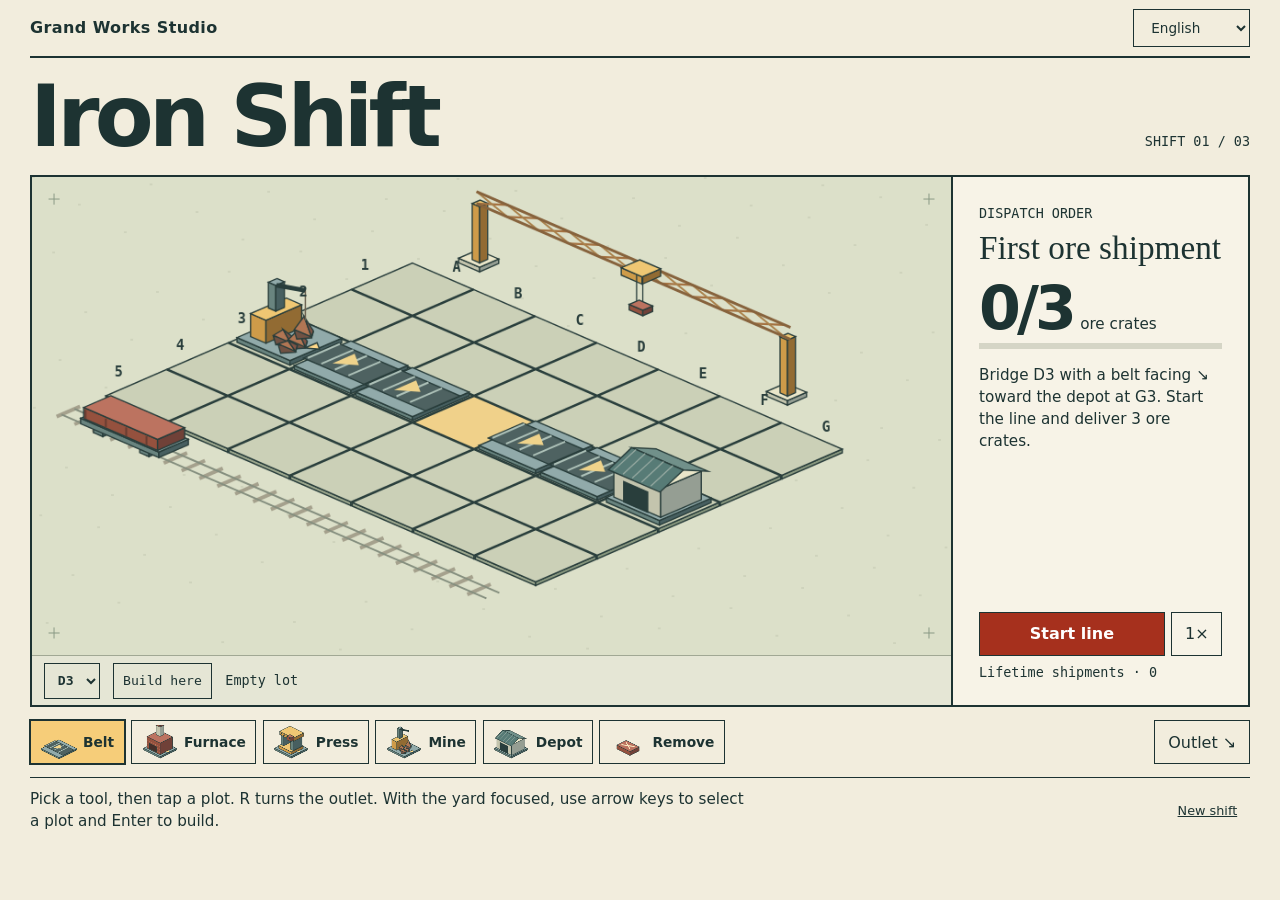
<file: games/iron-shift/index.html>
<!doctype html><html lang="vi"><head><meta charset="utf-8"><meta name="viewport" content="width=device-width,initial-scale=1"><meta name="theme-color" content="#192f30"><title>Ca Luyện Thép · Iron Shift</title><link rel="stylesheet" href="style.css"><script defer src="model.js"></script><script defer src="art.js"></script><script defer src="play.js"></script></head>
<body><header><a id="studio" href="../../index.html">Đại Công Trường Xưởng</a><select id="lang" aria-label="Language / Ngôn ngữ"><option value="vi">Tiếng Việt</option><option value="en">English</option></select></header>
<main><div class="mast"><h1 id="title">Ca Luyện Thép</h1><span id="shift"></span></div>
<section class="floor"><div class="drawing"><div id="yard-window"><canvas id="yard" width="1000" height="520" tabindex="0" aria-label="Sân xưởng"></canvas></div><div class="legend"><select id="coordinate" aria-label="Ô / Cell"></select><button id="apply" type="button"></button><span id="legend"></span><button type="button" id="zoom" aria-pressed="false"></button></div></div>
<aside><div class="ticket"><span id="orderLabel"></span><h2 id="order"></h2><div class="quota"><strong id="count"></strong><span id="unit"></span></div><div class="meter"><i id="fill"></i></div><p id="brief"></p></div>
<div class="operation"><button class="power" id="power"></button><button id="speed">1×</button></div><p id="total"></p></aside></section>
<section class="bench"><div class="tools" id="tools"></div><button id="turn"></button></section>
<div class="notes"><p id="help"></p><button id="restart"></button></div><p role="status" id="status"></p>
<dialog id="confirm"><form method="dialog"><p id="prompt"></p><button value="cancel" id="cancel"></button><button value="reset" id="reset"></button></form></dialog></main></body></html>
</file>
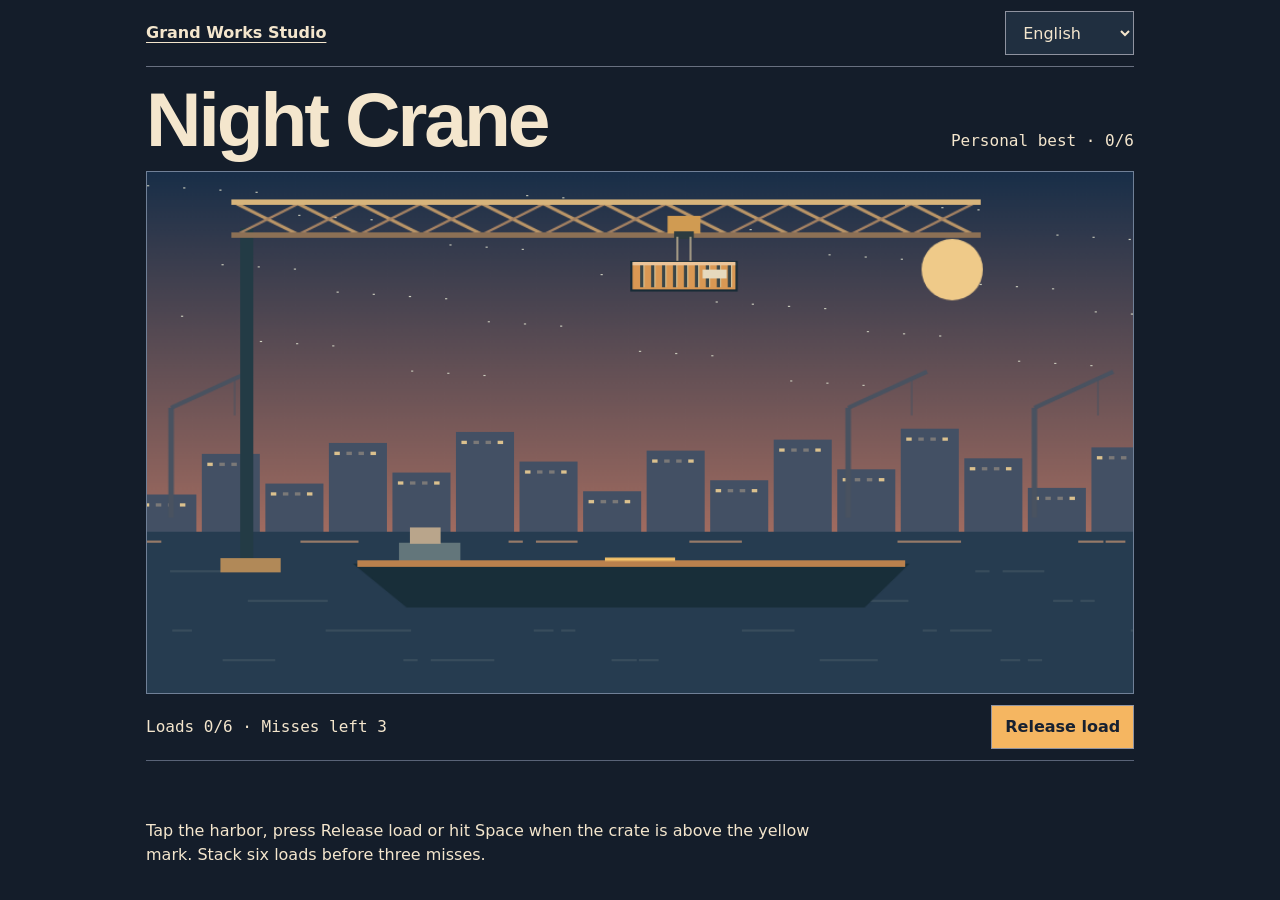
<file: games/night-crane/index.html>
<!doctype html><html lang="vi"><head><meta charset="utf-8"><meta name="viewport" content="width=device-width,initial-scale=1"><meta name="theme-color" content="#151e2b"><title>Cầu Trục Ca Đêm · Night Crane</title>
<style>
:root{color-scheme:dark;background:#141d2a;color:#f4e6cd;font:16px/1.5 system-ui,sans-serif}*{box-sizing:border-box}body{max-width:1020px;margin:auto;padding:0 1rem}header,.mast,.action{display:flex;align-items:center;justify-content:space-between;gap:1rem}header{padding:.7rem 0;border-bottom:1px solid #687080}a{color:inherit;font-weight:700;text-underline-offset:.25rem}select,button{font:inherit;min-height:44px;padding:.45rem .8rem;color:inherit;background:#202f40;border:1px solid #8f93a0}h1{font:900 clamp(2.6rem,6vw,5rem)/1 Impact,"Arial Narrow",sans-serif;letter-spacing:-.04em;margin:.85rem 0}canvas{width:100%;height:auto;display:block;border:1px solid #708097;touch-action:manipulation;cursor:pointer}.action{padding:.7rem 0;border-bottom:1px solid #596377}.action button{background:#f5b661;color:#172131;font-weight:750;cursor:pointer}#score,#best{font-family:ui-monospace,monospace}#message{min-height:1.6rem;color:#ffd494}#help{max-width:70ch}.mast{align-items:baseline}button:focus-visible,select:focus-visible,a:focus-visible,canvas:focus-visible{outline:3px solid #febd64;outline-offset:3px}@media(max-width:580px){body{padding:0 .6rem}.mast{display:block}#best{display:block;margin-bottom:.5rem}.action{flex-wrap:wrap}}
@media(max-width:580px){.action{display:grid;gap:.6rem}.action button{min-height:56px;width:100%;font-size:1.15rem}.mast h1{font-size:clamp(2.4rem,9vw,3rem)}canvas{border-width:0}#message{margin:.6rem 0}}
</style><script src="crane.js" defer></script></head><body><header><a href="../../index.html" id="studio"></a><select id="lang" aria-label="Language / Ngôn ngữ"><option value="vi">Tiếng Việt</option><option value="en">English</option></select></header><main><div class="mast"><h1 id="title"></h1><span id="best"></span></div><canvas width="900" height="475" id="harbor" tabindex="0" aria-describedby="help"></canvas><div class="action"><span id="score"></span><button id="drop"></button></div><p id="message" role="status"></p><p id="help"></p></main></body></html>
</file>
<file: games/iron-shift/style.css>
:root{color-scheme:light;--ink:#1d3332;--paper:#f2eddd;--red:#a6301d;--rule:#a7aa96;font-family:"Arial Narrow",system-ui,sans-serif;color:var(--ink);background:var(--paper)}*{box-sizing:border-box}body{margin:0}button,select{font:inherit;color:inherit;cursor:pointer;min-height:44px;border:1px solid var(--ink);background:transparent;padding:.46rem .8rem}button:hover,select:hover{background:#e0dfcc}button:focus-visible,select:focus-visible,a:focus-visible,canvas:focus-visible{outline:3px solid #cf5227;outline-offset:2px}header,main{width:min(1220px,calc(100% - 3rem));margin:auto}header{display:flex;justify-content:space-between;align-items:center;border-bottom:2px solid var(--ink);padding:.55rem 0}header a{color:inherit;text-decoration:none;font-weight:800;letter-spacing:.025em}header select{font-size:.85rem;min-height:38px}.mast{display:flex;align-items:baseline;justify-content:space-between;gap:1rem;padding:1rem 0}.mast h1{font-family:Impact,"Arial Narrow",system-ui,sans-serif;font-weight:900;letter-spacing:-.055em;line-height:1;margin:0;font-size:clamp(2.55rem,6.7vw,5.8rem)}#shift,.legend,#orderLabel,#total,#status{font-family:ui-monospace,monospace;font-size:.84rem}.floor{display:grid;grid-template-columns:minmax(0,3.1fr) minmax(210px,1fr);border:2px solid var(--ink)}.drawing{min-width:0;background:#dce0c7;display:flex;flex-direction:column;justify-content:center}.drawing canvas{width:100%;height:auto;display:block;touch-action:manipulation;cursor:crosshair}.legend{display:flex;gap:.85rem;padding:.4rem .75rem;border-top:1px solid #a1a894;background:#e5e6d5}#coordinate{font-weight:800}.floor aside{border-left:2px solid var(--ink);padding:clamp(.75rem,2vw,1.65rem);display:flex;flex-direction:column;background:#f7f3e7}.ticket{flex:1}.ticket h2{font-family:Georgia,serif;font-weight:500;font-size:clamp(1.4rem,2.6vw,2.6rem);line-height:1.05;margin:.55rem 0}.quota{display:flex;align-items:baseline;gap:.45rem;margin:.8rem 0 .25rem}.quota strong{font-weight:850;letter-spacing:-.065em;font-size:clamp(2rem,4.7vw,4.5rem);line-height:1}#unit,#brief,#help{font-size:.95rem;line-height:1.45}.meter{height:6px;background:#d5d5c6}.meter i{display:block;height:100%;background:var(--red)}.operation{display:flex;gap:.4rem}.power{background:var(--red);color:white;font-weight:700;flex:1}.power:hover{background:#852719}#total{margin:.55rem 0 0}.bench,.tools,.notes{display:flex;align-items:stretch}.bench{padding:.8rem 0;border-bottom:1px solid var(--ink);gap:.75rem;align-items:center}.tools{gap:.4rem;flex-wrap:wrap;flex:1}.tools button{display:inline-flex;align-items:center;gap:.4rem;padding:.2rem .6rem;font-size:.86rem;font-weight:650}.tools canvas{width:36px;height:34px}.tools button[aria-pressed=true]{background:#f6cd79;outline:1px solid var(--ink)}.notes{align-items:center;justify-content:space-between;gap:1rem}.notes button{font-size:.8rem;border:0;text-decoration:underline}.notes p,#status{margin:.65rem 0}.notes p{max-width:75ch}dialog{background:var(--paper);border:2px solid var(--ink);color:var(--ink);max-width:90vw}dialog::backdrop{background:#101d1dbb}
@media(max-width:790px){header,main{width:calc(100% - 1rem)}.floor{grid-template-columns:1fr}.floor aside{border-left:0;border-top:2px solid var(--ink);display:grid;grid-template-columns:minmax(0,1fr) auto;gap:.3rem .7rem}.ticket{display:grid;grid-template-columns:1fr auto;align-items:center;gap:.1rem .4rem}.ticket h2{margin:.15rem 0}.quota{grid-column:2;grid-row:1/3;margin:0}.meter,#brief{grid-column:1/-1}#brief{margin:.2rem 0 0}.operation{align-self:start;flex-direction:column}.operation button{min-height:40px}#total{grid-column:1/-1}.bench{flex-wrap:wrap}.tools{flex-basis:100%}.tools button{flex:1;justify-content:center}.mast{padding:.85rem 0}.legend{font-size:.73rem}.notes{align-items:start}#turn{min-width:9rem}}
.legend{align-items:center;flex-wrap:wrap}.legend select,.legend button{min-height:36px;font-size:.82rem;padding:.25rem .55rem}.legend #legend{flex:1;min-width:8rem}

#yard-window { overflow-x:auto; overscroll-behavior-x:contain; }
#zoom { display:none; }
@media (max-width:790px) {
  .mast h1 { font-size:clamp(2rem,8vw,3rem); }
  .mast { padding:.55rem 0; }
  #zoom { display:inline-block; margin-left:auto; }
  #yard-window.zoomed canvas { width:165%; max-width:none; }
  #yard-window.zoomed { scrollbar-color:#7d8973 #dce0c7; }
  .legend { gap:.35rem; padding:.25rem .4rem; }
  .legend select,.legend button,.operation button,#turn { min-height:44px; }
  .legend #legend { min-width:0; }
  .tools { display:grid; grid-template-columns:repeat(3,minmax(0,1fr)); gap:.3rem; }
  .tools button { padding:.12rem .2rem; min-height:44px; }
  .tools canvas { width:29px; height:28px; }
  .bench { gap:.4rem; padding:.45rem 0; }
  #turn { width:100%; }
}
</file>
